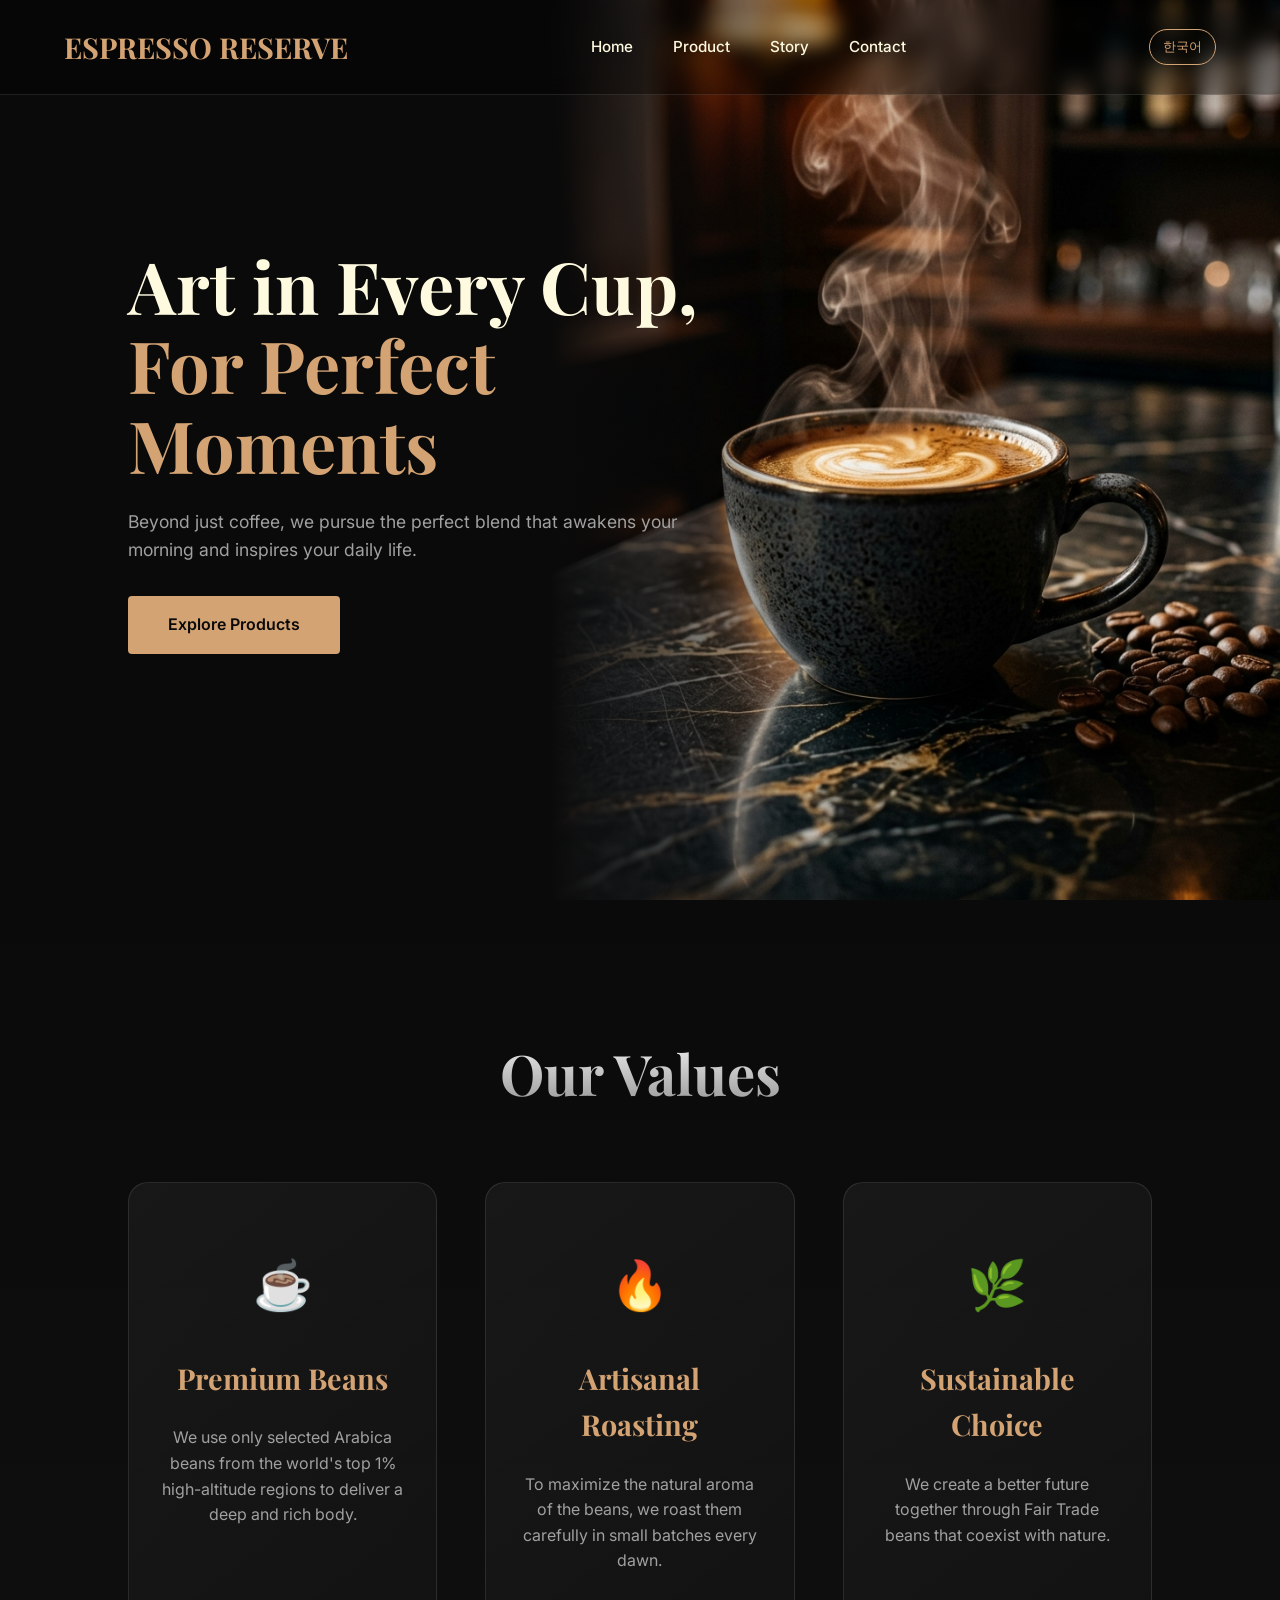
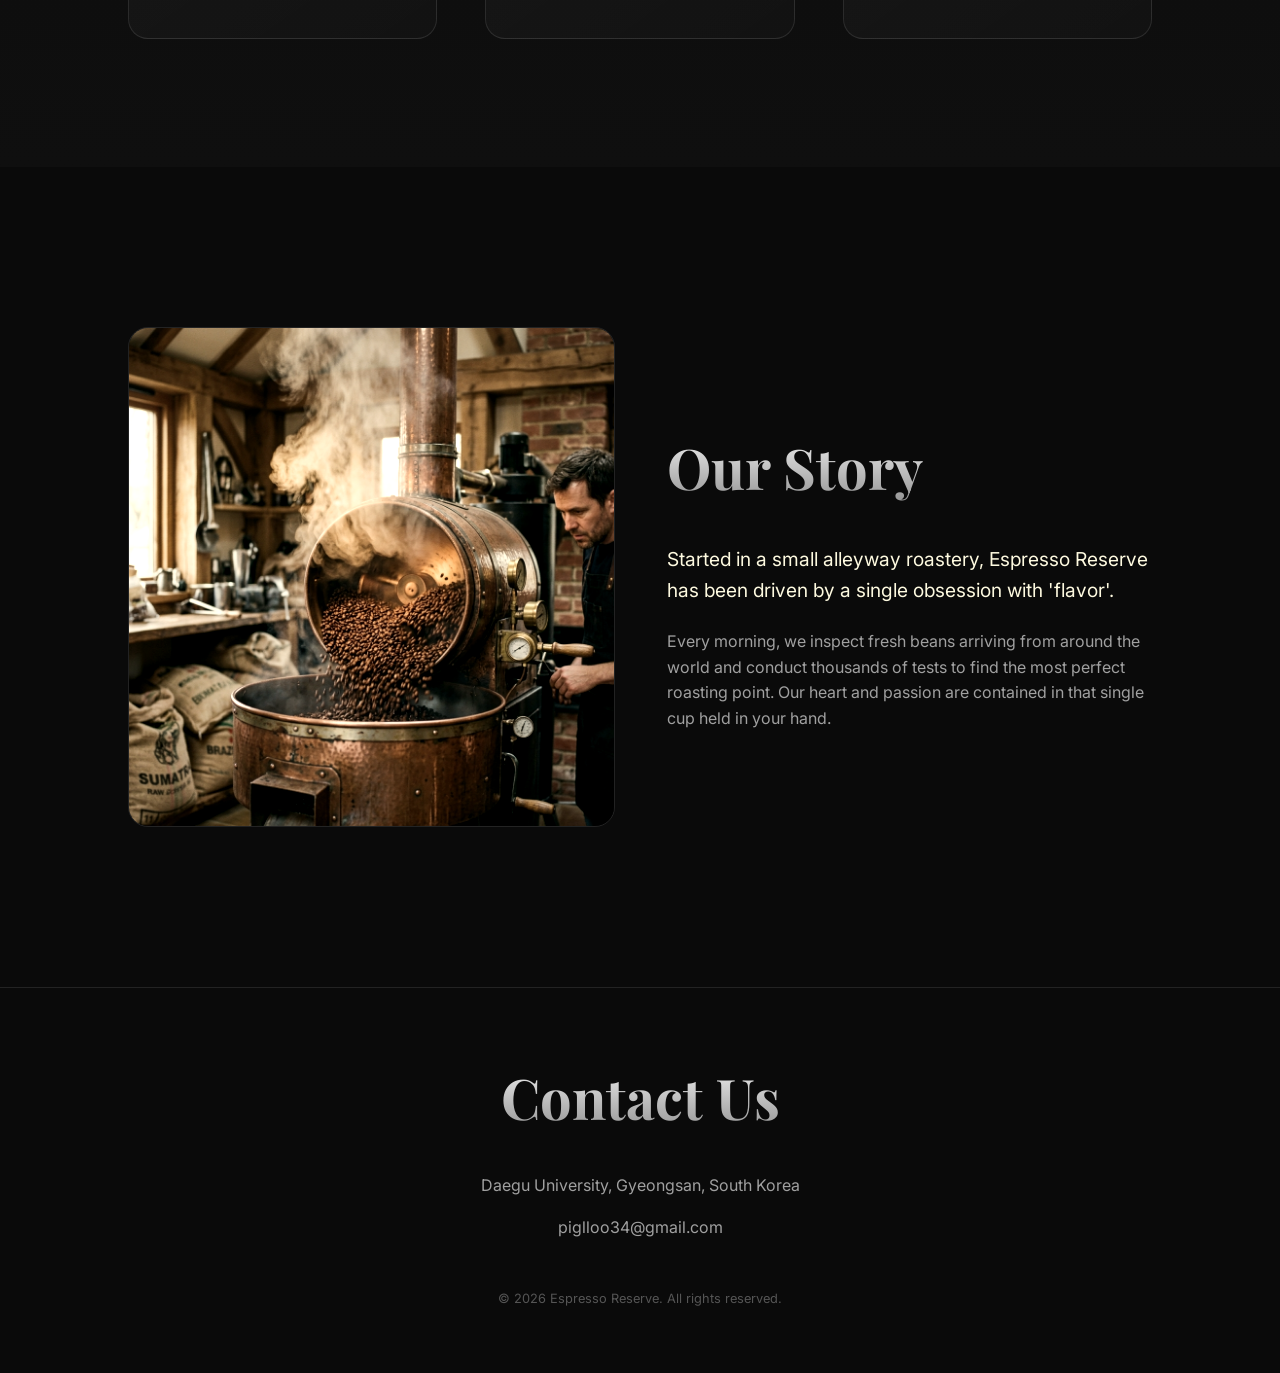
<file: en.html>
<!DOCTYPE html>
<html lang="en">

<head>
    <meta charset="UTF-8">
    <meta name="viewport" content="width=device-width, initial-scale=1.0">
    <title>Espresso Reserve | Premium Coffee Brand</title>
    <meta name="description"
        content="Exceptional flavor crafted with the finest beans and artisanal roasting. Experience the true value of coffee at Espresso Reserve.">
    <link rel="stylesheet" href="style.css">
</head>

<body>
    <nav>
        <a href="#" class="logo">ESPRESSO RESERVE</a>
        <div class="nav-links">
            <a href="#home">Home</a>
            <a href="#products">Product</a>
            <a href="#story">Story</a>
            <a href="#contact">Contact</a>
        </div>
        <a href="index.html" class="lang-switch">한국어</a>
    </nav>

    <section class="hero" id="home">
        <div class="hero-content">
            <h1>Art in Every Cup,<br><span style="color: var(--accent);">For Perfect Moments</span></h1>
            <p>Beyond just coffee, we pursue the perfect blend that awakens your morning and inspires your daily life.
            </p>
            <a href="#products" class="cta-button">Explore Products</a>
        </div>
        <div class="hero-image-container">
            <img src="hero.png" alt="Premium Coffee" class="hero-img">
            <div class="steam-container" id="steam-container">
                <!-- Steam particles will be generated here -->
            </div>
        </div>
    </section>

    <section class="features" id="products">
        <h2 class="section-title">Our Values</h2>
        <div class="features-grid">
            <div class="feature-card">
                <div class="feature-icon">☕</div>
                <h3>Premium Beans</h3>
                <p>We use only selected Arabica beans from the world's top 1% high-altitude regions to deliver a deep
                    and rich body.</p>
            </div>
            <div class="feature-card">
                <div class="feature-icon">🔥</div>
                <h3>Artisanal Roasting</h3>
                <p>To maximize the natural aroma of the beans, we roast them carefully in small batches every dawn.</p>
            </div>
            <div class="feature-card">
                <div class="feature-icon">🌿</div>
                <h3>Sustainable Choice</h3>
                <p>We create a better future together through Fair Trade beans that coexist with nature.</p>
            </div>
        </div>
    </section>

    <section class="story" id="story">
        <div class="story-image">
            <img src="story.png" alt="Coffee Roasting">
        </div>
        <div class="story-content">
            <h2 class="section-title" style="text-align: left; margin-bottom: 2rem;">Our Story</h2>
            <p style="font-size: 1.2rem; color: var(--text-main); margin-bottom: 1.5rem;">Started in a small alleyway
                roastery, Espresso Reserve has been driven by a single obsession with 'flavor'.</p>
            <p style="color: var(--text-muted);">Every morning, we inspect fresh beans arriving from around the world
                and conduct thousands of tests to find the most perfect roasting point. Our heart and passion are
                contained in that single cup held in your hand.</p>
        </div>
    </section>

    <footer id="contact" style="padding: 4rem 10%; border-top: 1px solid var(--glass-border); text-align: center;">
        <h2 class="section-title" style="margin-bottom: 2rem;">Contact Us</h2>
        <p style="color: var(--text-muted); margin-bottom: 1rem;">Daegu University, Gyeongsan, South Korea</p>
        <p style="color: var(--text-muted);">piglloo34@gmail.com</p>
        <div style="margin-top: 3rem; font-size: 0.8rem; color: #555;">
            &copy; 2026 Espresso Reserve. All rights reserved.
        </div>
    </footer>

    <script>
        // Steam effect generator
        const steamContainer = document.getElementById('steam-container');
        function createSteam() {
            const particle = document.createElement('div');
            particle.className = 'steam-particle';

            const left = 40 + Math.random() * 20;
            particle.style.left = left + '%';

            const size = 2 + Math.random() * 6;
            particle.style.width = size + 'px';
            particle.style.height = size + 'px';
            particle.style.animationDuration = (3 + Math.random() * 2) + 's';

            steamContainer.appendChild(particle);

            setTimeout(() => {
                particle.remove();
            }, 5000);
        }

        setInterval(createSteam, 300);
    </script>
</body>

</html>
</file>
<file: style.css>
@import url('https://fonts.googleapis.com/css2?family=Playfair+Display:ital,wght@0,400..900;1,400..900&family=Inter:wght@100..900&display=swap');

:root {
    --bg-dark: #0a0a0a;
    --accent: #d4a373;
    --accent-hover: #b88a5e;
    --text-main: #fefae0;
    --text-muted: #a0a0a0;
    --glass: rgba(255, 255, 255, 0.05);
    --glass-border: rgba(255, 255, 255, 0.1);
    --font-heading: 'Playfair Display', serif;
    --font-body: 'Inter', sans-serif;
}

* {
    margin: 0;
    padding: 0;
    box-sizing: border-box;
}

body {
    background-color: var(--bg-dark);
    color: var(--text-main);
    font-family: var(--font-body);
    line-height: 1.6;
    overflow-x: hidden;
}

/* Navbar */
nav {
    position: fixed;
    top: 0;
    width: 100%;
    padding: 1.5rem 5%;
    display: flex;
    justify-content: space-between;
    align-items: center;
    z-index: 1000;
    backdrop-filter: blur(10px);
    background: rgba(0, 0, 0, 0.3);
    border-bottom: 1px solid var(--glass-border);
}

.logo {
    font-family: var(--font-heading);
    font-size: 1.8rem;
    font-weight: 700;
    color: var(--accent);
    text-decoration: none;
}

.nav-links {
    display: flex;
    gap: 2.5rem;
}

.nav-links a {
    text-decoration: none;
    color: var(--text-main);
    font-size: 0.95rem;
    font-weight: 500;
    transition: color 0.3s ease;
}

.nav-links a:hover {
    color: var(--accent);
}

.lang-switch {
    border: 1px solid var(--accent);
    padding: 0.4rem 0.8rem;
    border-radius: 20px;
    color: var(--accent);
    text-decoration: none;
    font-size: 0.8rem;
    transition: all 0.3s ease;
}

.lang-switch:hover {
    background: var(--accent);
    color: var(--bg-dark);
}

/* Hero Section */
.hero {
    height: 100vh;
    display: flex;
    align-items: center;
    position: relative;
    padding: 0 10%;
    overflow: hidden;
}

.hero-content {
    max-width: 600px;
    z-index: 2;
    animation: fadeInUp 1s ease-out;
}

.hero-content h1 {
    font-family: var(--font-heading);
    font-size: 4.5rem;
    line-height: 1.1;
    margin-bottom: 1.5rem;
}

.hero-content p {
    font-size: 1.1rem;
    color: var(--text-muted);
    margin-bottom: 2rem;
}

.cta-button {
    display: inline-block;
    padding: 1rem 2.5rem;
    background: var(--accent);
    color: var(--bg-dark);
    text-decoration: none;
    font-weight: 600;
    border-radius: 4px;
    transition: transform 0.3s ease, background 0.3s ease;
}

.cta-button:hover {
    transform: translateY(-3px);
    background: var(--accent-hover);
}

.hero-image-container {
    position: absolute;
    right: 0;
    top: 0;
    width: 60%;
    height: 100%;
    z-index: 1;
}

.hero-image-container::after {
    content: '';
    position: absolute;
    top: 0;
    left: 0;
    width: 100%;
    height: 100%;
    background: linear-gradient(to right, var(--bg-dark) 5%, transparent 40%);
}

.hero-img {
    width: 100%;
    height: 100%;
    object-fit: cover;
}

/* Steam Effect */
.steam-container {
    position: absolute;
    bottom: 30%; /* Adjusted to be over the cup area in typical hero layout */
    right: 20%;
    width: 200px;
    height: 200px;
    z-index: 2;
    pointer-events: none;
}

.steam-wrap {
    position: relative;
    width: 100%;
    height: 100%;
}

.steam-particle {
    position: absolute;
    bottom: 0;
    left: 50%;
    background: white;
    width: 4px;
    height: 4px;
    border-radius: 50%;
    filter: blur(8px);
    opacity: 0;
    animation: steamUp 4s infinite ease-out;
}

/* Features */
.features {
    padding: 8rem 10%;
    background: linear-gradient(180deg, #0a0a0a 0%, #0f0f0f 100%);
}

.section-title {
    text-align: center;
    font-family: var(--font-heading);
    font-size: 3.5rem;
    margin-bottom: 4rem;
    background: linear-gradient(to bottom, #fff, #888);
    -webkit-background-clip: text;
    -webkit-text-fill-color: transparent;
}

.features-grid {
    display: grid;
    grid-template-columns: repeat(auto-fit, minmax(280px, 1fr));
    gap: 3rem;
}

.feature-card {
    background: linear-gradient(145deg, rgba(255,255,255,0.05) 0%, rgba(255,255,255,0.02) 100%);
    padding: 4rem 2rem;
    border-radius: 20px;
    border: 1px solid var(--glass-border);
    transition: all 0.4s cubic-bezier(0.175, 0.885, 0.32, 1.275);
    text-align: center;
    position: relative;
    overflow: hidden;
}

.feature-card::before {
    content: '';
    position: absolute;
    top: -50%;
    left: -50%;
    width: 200%;
    height: 200%;
    background: radial-gradient(circle, rgba(212, 163, 115, 0.1) 0%, transparent 70%);
    opacity: 0;
    transition: opacity 0.4s ease;
}

.feature-card:hover::before {
    opacity: 1;
}

.feature-card:hover {
    transform: translateY(-15px);
    border-color: var(--accent);
    box-shadow: 0 20px 40px rgba(0,0,0,0.4);
}

.feature-icon {
    font-size: 3rem;
    color: var(--accent);
    margin-bottom: 2rem;
    display: block;
}

.feature-card h3 {
    font-family: var(--font-heading);
    font-size: 1.8rem;
    margin-bottom: 1.5rem;
    color: var(--accent);
}

.feature-card p {
    color: var(--text-muted);
    font-size: 1rem;
}

/* Story Section */
.story {
    padding: 10rem 10%;
    display: flex;
    align-items: center;
    gap: 5%;
}

.story-content {
    flex: 1;
}

.story-image {
    flex: 1;
    border-radius: 20px;
    overflow: hidden;
    height: 500px;
    border: 1px solid var(--glass-border);
}

.story-image img {
    width: 100%;
    height: 100%;
    object-fit: cover;
    filter: sepia(0.3) contrast(1.1);
}

/* Animations */
@keyframes fadeInUp {
    from {
        opacity: 0;
        transform: translateY(30px);
    }
    to {
        opacity: 1;
        transform: translateY(0);
    }
}

@keyframes steamUp {
    0% {
        opacity: 0;
        transform: translate(-50%, 0) scale(1);
    }
    20% {
        opacity: 0.4;
    }
    100% {
        opacity: 0;
        transform: translate(-30%, -150px) scale(4);
    }
}

/* Responsive */
@media (max-width: 1024px) {
    .hero-content h1 {
        font-size: 3.5rem;
    }
    .hero-image-container {
        width: 70%;
    }
}

@media (max-width: 768px) {
    nav {
        padding: 1rem 5%;
    }
    .nav-links {
        display: none; /* In a real app, I'd add a hamburger, but let's keep it simple or hide for now */
    }
    .hero {
        flex-direction: column;
        padding-top: 100px;
        text-align: center;
    }
    .hero-content {
        margin-top: 2rem;
    }
    .hero-content h1 {
        font-size: 2.8rem;
    }
    .hero-image-container {
        position: relative;
        width: 100%;
        height: 50vh;
        margin-top: 2rem;
    }
    .hero-image-container::after {
        background: linear-gradient(to bottom, var(--bg-dark) 5%, transparent 40%);
    }
    .steam-container {
        bottom: 20%;
        right: 40%;
    }
    .story {
        flex-direction: column;
        padding-top: 5rem;
    }
    .story-image {
        height: 300px;
        margin-bottom: 3rem;
    }
}
</file>
